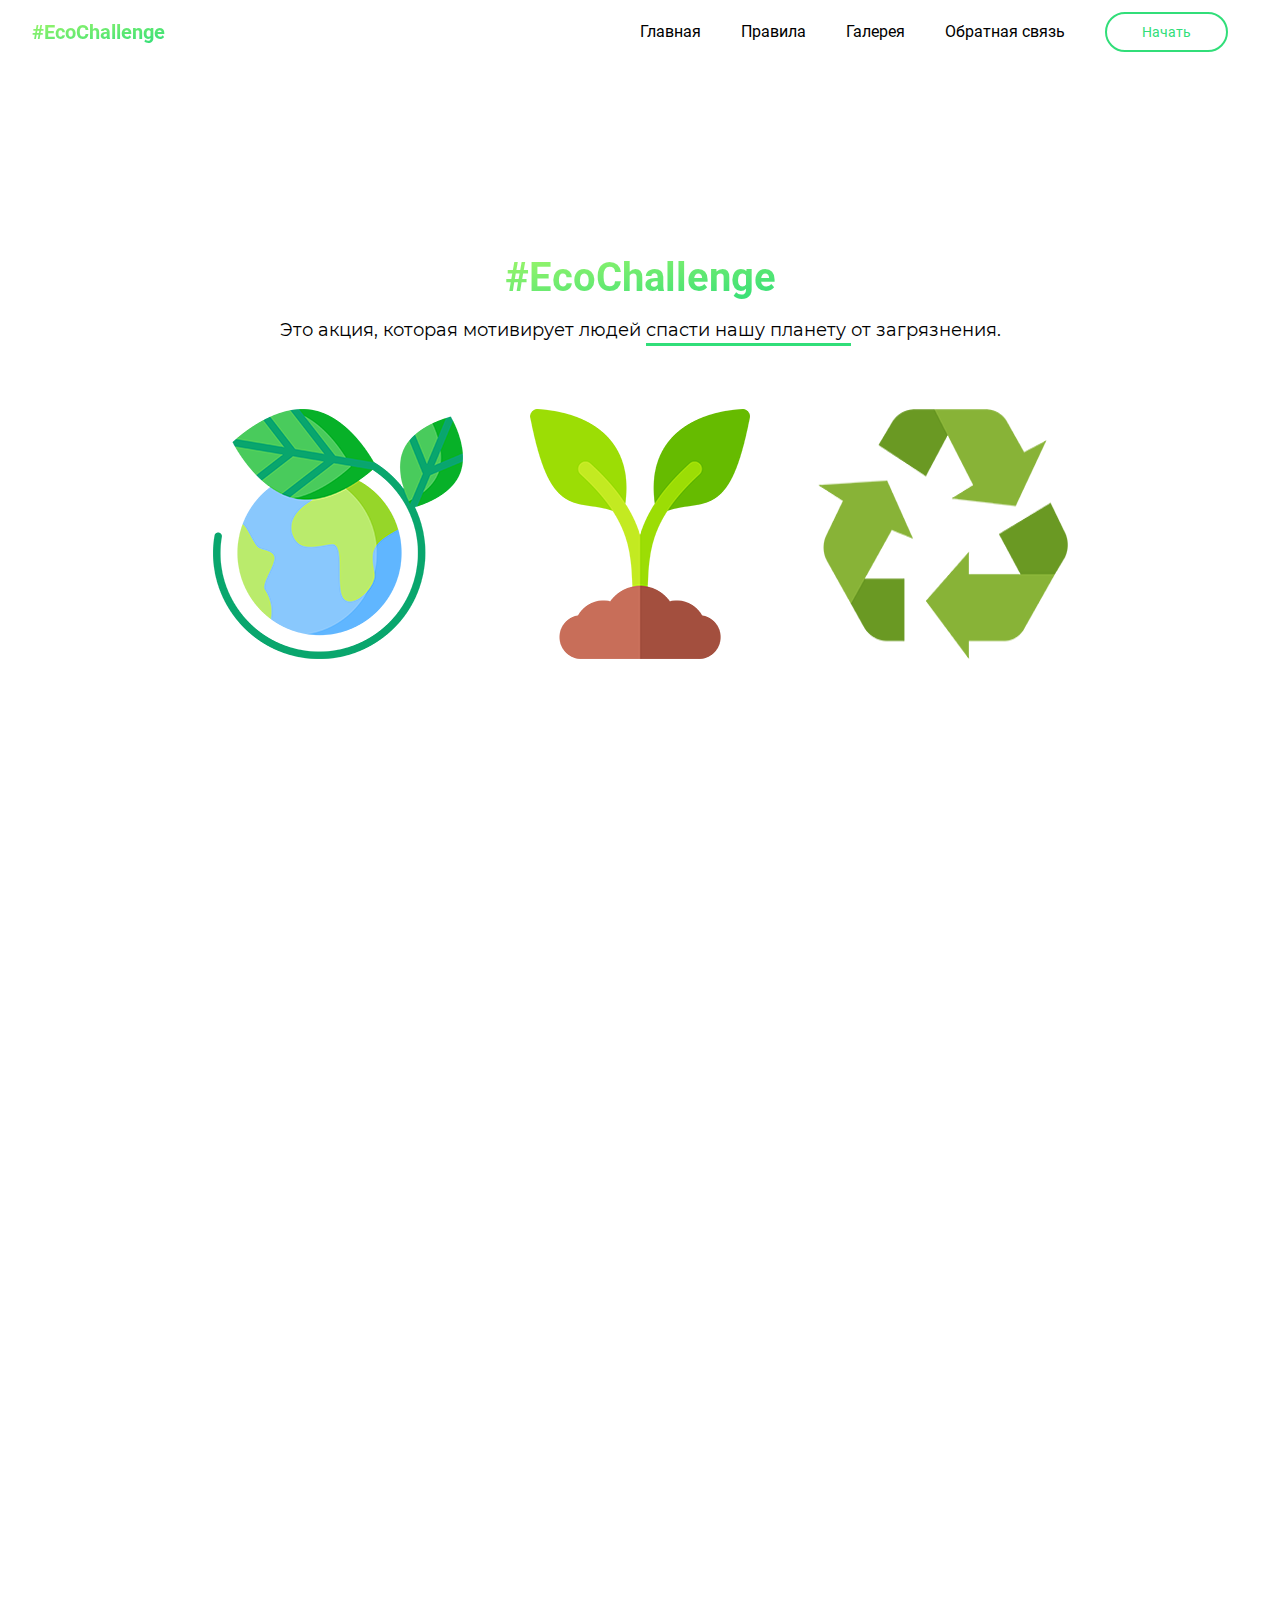
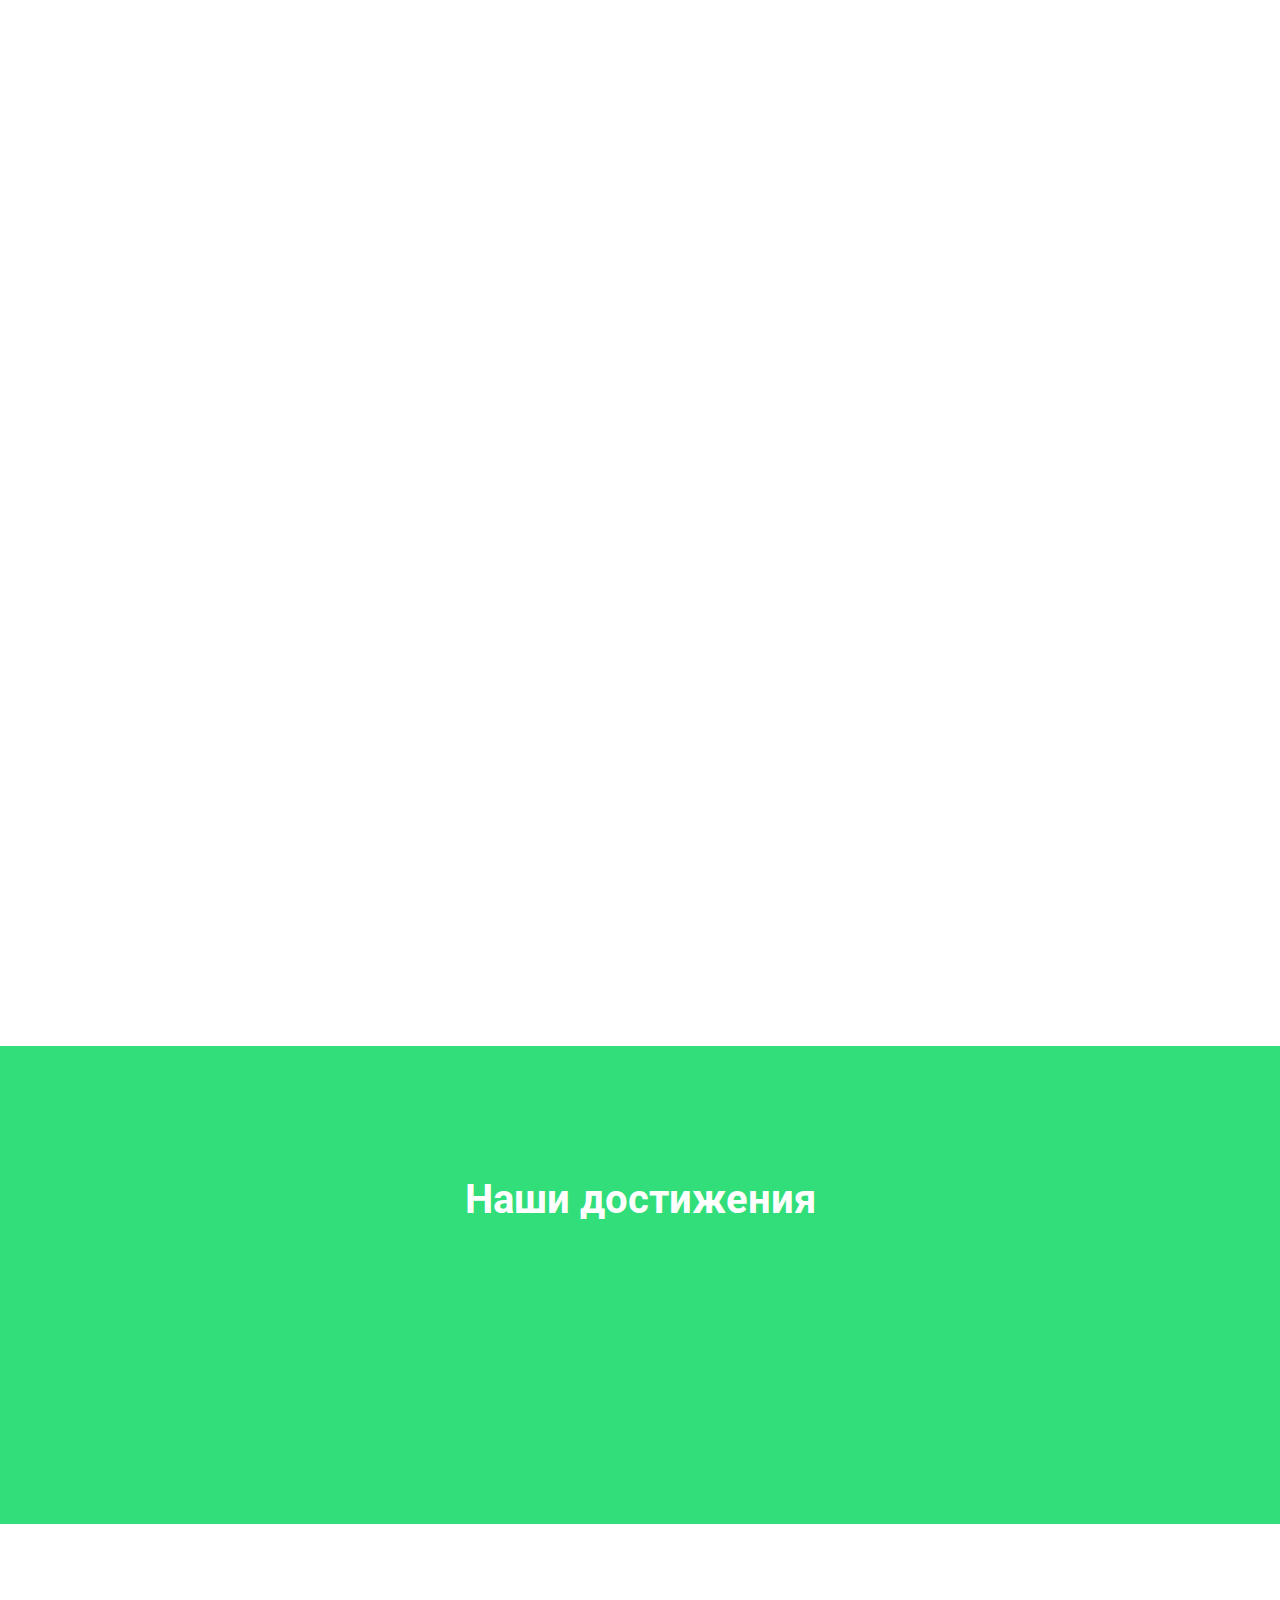
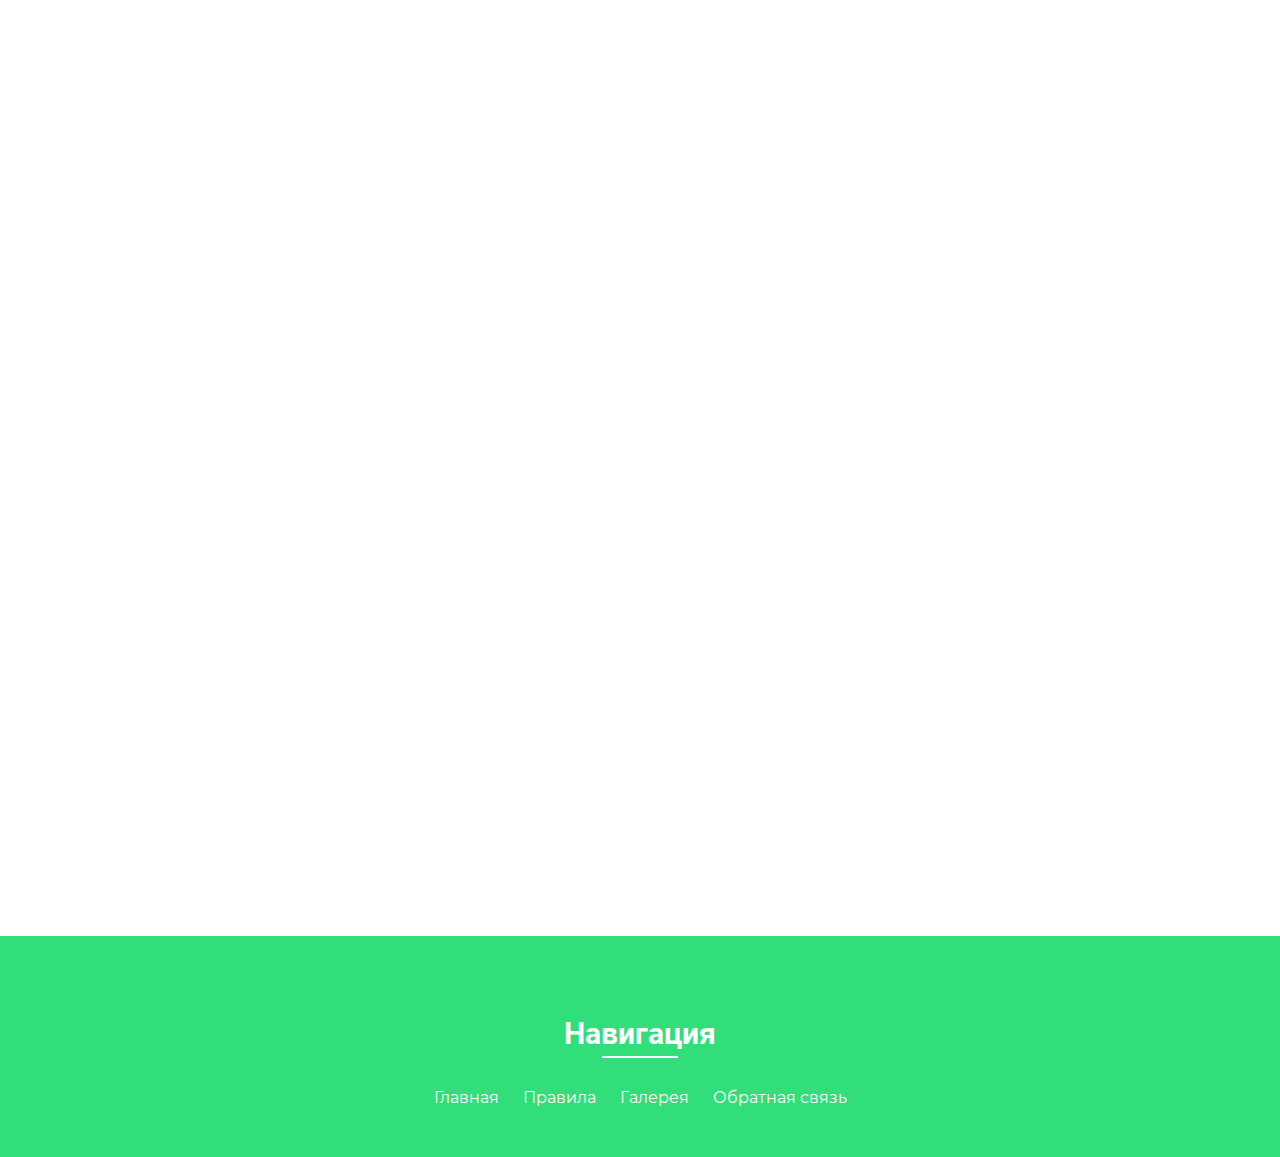
<file: index.html>
<!DOCTYPE html>
<html>
<head>
	<title>Главная</title>
	<meta charset="utf-8">
	<link rel="stylesheet" type="text/css" href="css/Style.css">
	<link rel="stylesheet" type="text/css" href="css/media.css">
	<link rel="stylesheet" type="text/css" href="css/Animate.css">
	<script src="js/burger_menu.js"></script>
	<script src="js/wow.min.js"></script>
	<script>
        new WOW().init();
    </script>
</head>
<body>

	<!-- Header -->

	<div class="mobile_nav mobile_nav_hide" id="s123">
		<a href="index.php" class="mobile_nav_links">Главная</a>
		<a href="donate.php" class="mobile_nav_links">Правила</a>
		<a href="contacts.php" class="mobile_nav_links">Галерея</a>
		<a href="contacts.php" class="mobile_nav_links">Обратная связь</a>
	</div>
	<div class="burger_overlay" onclick="click_overlay()"></div>

	<div class="header wow fadeInDown">
		<div class="header__inner">
			<div class="header__item">
				<p class="header__logo_text">#EcoChallenge</p>
			</div>
			<div class="header__item">
				<a href="index.html" class="header__link">Главная</a>
				<a href="rules.html" class="header__link">Правила</a>
				<a href="gallery.html" class="header__link">Галерея</a>
				<a href="contact.html" class="header__link">Обратная связь</a>
				<a href="#rules" class="header__btn">Начать</a>
				<img src="images/menu.svg" alt="" class="burger_btn" onclick="click_burger_menu()">
			</div>
		</div>
	</div>

	<!-- Title -->

	<div class="title wow fadeInUp">
		<div class="title__inner">
			<div class="title__text">
				<p class="title__text_title">#EcoChallenge</p>
				<p class="title__text_subtitle">Это акция, которая мотивирует людей <span class="highlighter">спасти нашу планету </span>от загрязнения.</p>
			</div>
			<div class="title__img">
				<img src="images/planet.png" alt="" class="title__img_img">
				<img src="images/plant.png" alt="" class="title__img_img">
				<img src="images/recucle.png" alt="" class="title__img_img">
			</div>
		</div>
	</div>

	<!-- Rules -->

	<div class="rules wow fadeInUp" id="rules">
		<div class="rules__inner">
			<div class="rules__title_contaier">
				<p class="rules__title">Правила #EcoChallenge</p>
			</div>
			<div class="rules__conditions">
				<div class="rules__condition">
					<div class="rules__round">
						<p class="rules__round_num">1</p>
					</div>
					<p class="rules__condition_title">Провести уборку в загрязненном месте города</p>
				</div>
				<div class="rules__condition">
					<div class="rules__round">
						<p class="rules__round_num">2</p>
					</div>
					<p class="rules__condition_title">Сделать фото отчет</p>
				</div>
				<div class="rules__condition">
					<div class="rules__round">
						<p class="rules__round_num">3</p>
					</div>
					<p class="rules__condition_title">Выложить фото отчет в intagram с хеш тегом  #EcoChallenge</p>
				</div>
			</div>
		</div>
	</div>

	<!-- Why -->

	<div class="why">
		<div class="why__inner">
			<p class="why__title wow fadeInUp">Для чего это нужно?</p>
			<p class="why__subtitle wow fadeInRight">На сегодняшний день проблема загрязнения окружающей среды является одной из наиболее актуальных и распространённых проблем в современном обществе. ежедневно человек загрязняет нашу зелёную планету мусором, количество которого скоро выйдет за все мыслимые пределы нормы. Ведь планета Земля – это наш дом, поэтому предотвращение загрязнения нашей природы – это общий долг всего человечества. Если мы все вместе начнём заботиться о нашей планете, то сможем решить все экологические проблемы.
			</p>
			<p class="why__subtitle wow fadeInLeft">Ресурсы нашей планеты когда-нибудь закончатся, они не вечны. Многие люди даже не задумываются о том, в каком состоянии мы оставим Землю в распоряжение нашим детям и внукам. Они никогда не смогут вдохнуть свежий воздух, насладить великолепием чистейших водоёмов, морей и океанов, если человечество продолжит осознанно уничтожать планету.
			</p>
			<p class="why__subtitle wow fadeInRight">Чистый воздух и вода – залог долгого существования и процветания всего человечества, однако люди продолжают загрязнять их самыми разными способами. Вместо того, чтобы улучшить их состояние, посадив деревья и цветы, они строят новые фабрики и заводы, вырубают всё больше лесов. Это сильно сказывается на нашем же здоровье. Люди оставляют мусор после себя в лесах, скверах и парках, устраивают пожары, а отходы сливают в реки. На месте вырубленных деревьев не сажают новые. Постоянно охотятся на животных, некоторые делают это даже просто ради забавы, в результате некоторые виды животных становятся вымирающими.
			</p>
			<p class="why__subtitle wow fadeInLeft">К счастью, сейчас для борьбы с данной проблемой существует множество волонтёрских движений, которые пытаются защитить нашу окружающую среду. Организация «Гринпис» делает огромный вклад в предотвращение экологической катастрофы глобальных размеров. Наша планета находится в серьёзной опасности, поэтому начинать действовать нужно уже сейчас. Если каждый хоть немного поучаствует, мы сможем изменить ситуацию. Нужно отказаться от пластиковой продукции, ведь пластик очень вредит экологии Земли, выбрасывать весь мусор в урну, утилизировать бумагу, чтобы не приходилось вырубать леса, отказаться от атомной энергии. Можно начинать с малого. Если все попытаются, ситуация станет намного лучше.
			</p>
		</div>
	</div>

	<!-- achivment -->

	<div class="achivment">
		<div class="achivment__inner">
			<p class="achivment__title">Наши достижения</p>
			<div class="achivment__item_container">
				<div class="achivment__item wow fadeInUp">
					<p class="achivment__subtitle">Участников</p>
					<div class="achivment__counter">
						<p class="achivment__amount number" data-max="1422">0</p>		
					</div>
				</div>	
				<div class="achivment__item wow fadeInUp" data-wow-delay="0.1s">
					<p class="achivment__subtitle">Очищенная площадь(км2)</p>
					<div class="achivment__counter">
						<p class="achivment__amount number2" data-max="354">0</p>		
					</div>
				</div>
				<div class="achivment__item wow fadeInUp" data-wow-delay="0.2s">
					<p class="achivment__subtitle">Убранно мусора(кг)</p>
					<div class="achivment__counter">
						<p class="achivment__amount number3" data-max="634">0</p>		
					</div>
				</div>
			</div>
		</div>
	</div>

	<!-- Competition -->
	
	<div class="competition">
		<div class="competition__inner">
			<div class="competition__text_container wow fadeInLeft">
				<p class="commpertition__title">Конкурс</p>
				<p class="competition__subtitle">Среди всех работ мы выберем самую масштабную и авторам подарим электро самокат. Также все те кто выложит свои работы смогут прейти к нам в офис и получить мороженное и медаль. Мы проведем фото сессию и выложим у себя на сайте</p>
			</div>
			<img src="images/award.png" alt="" class="competition__img wow fadeInRight">
		</div>
	</div>

	<!-- Footer -->

	<div class="footer">
		<div class="footer__inner">
			<p class="footer__title">Навигация</p>
			<div class="footer__nav">
				<a href="index.html" class="footer__link">Главная</a>
				<a href="rules.html" class="footer__link">Правила</a>
				<a href="gallery.html" class="footer__link">Галерея</a>
				<a href="contact.html" class="footer__link">Обратная связь</a>
			</div>
		</div>
	</div>
	<script src="js/counter.js"></script>
</body>
</html>
</file>
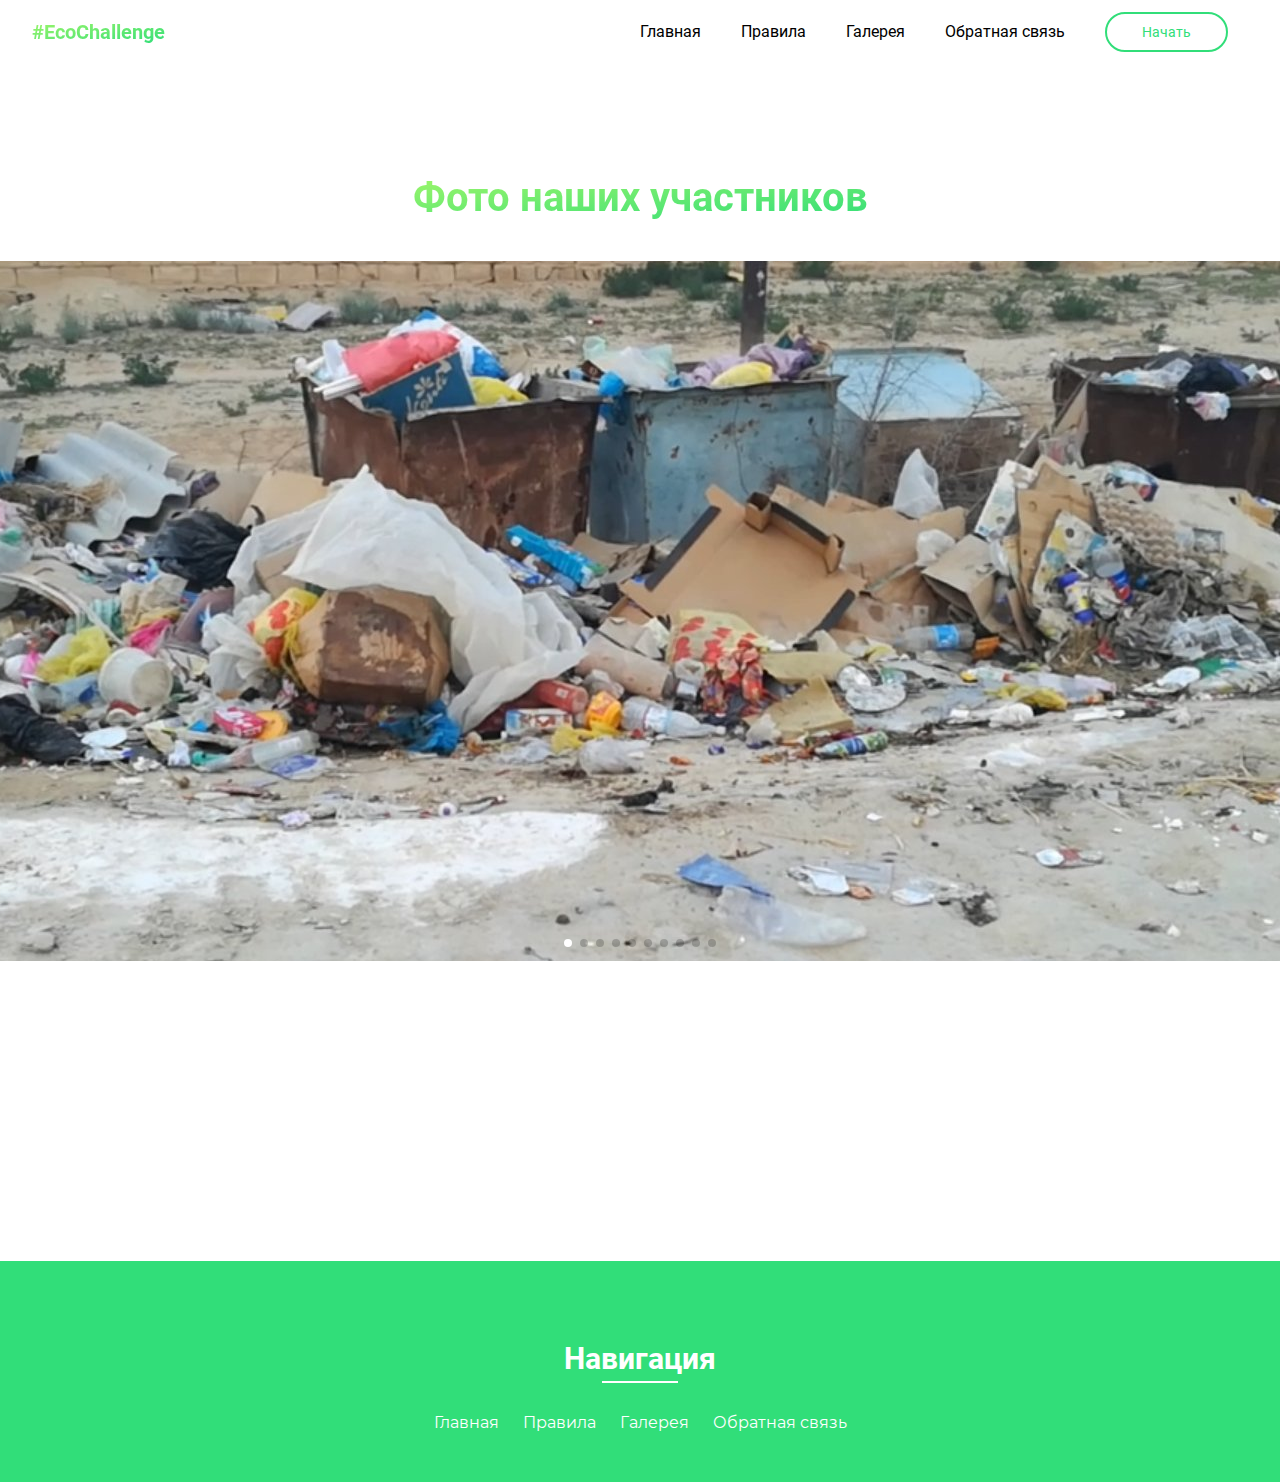
<file: gallery.html>
<!DOCTYPE html>
<html>
<head>
	<title>Галерея</title>
	<meta charset="utf-8">
	<link rel="stylesheet" type="text/css" href="css/Style.css">
	<link rel="stylesheet" type="text/css" href="css/media.css">
	<link rel="stylesheet" type="text/css" href="css/Animate.css">
	<link rel="stylesheet" type="text/css" href="css/swiper.min.css">
	<script src="js/burger_menu.js"></script>
	<script src="js/wow.min.js"></script>
	<script>
        new WOW().init();
    </script>
</head>
<body>

	<!-- Header -->
	
	<div class="mobile_nav mobile_nav_hide" id="s123">
		<a href="index.php" class="mobile_nav_links">Главная</a>
		<a href="donate.php" class="mobile_nav_links">Правила</a>
		<a href="contacts.php" class="mobile_nav_links">Галерея</a>
		<a href="contacts.php" class="mobile_nav_links">Обратная связь</a>
	</div>
	<div class="burger_overlay" onclick="click_overlay()"></div>

	<div class="header wow fadeInDown">
		<div class="header__inner">
			<div class="header__item">
				<p class="header__logo_text">#EcoChallenge</p>
			</div>
			<div class="header__item">
				<a href="index.html" class="header__link">Главная</a>
				<a href="rules.html" class="header__link">Правила</a>
				<a href="gallery.html" class="header__link">Галерея</a>
				<a href="contact.html" class="header__link">Обратная связь</a>
				<a href="index.html#rules" class="header__btn">Начать</a>
				<img src="images/menu.svg" alt="" class="burger_btn" onclick="click_burger_menu()">
			</div>
		</div>
	</div>

	<!-- Title -->

	<div class="gallery__title">
		<p class="gallery__title_text wow fadeInDown">Фото наших участников</p>
	</div>

	<!-- Slider -->

  	<div class="swiper-container wow fadeInUp">
    	<div class="swiper-wrapper">
	      	<div class="swiper-slide" style="background-image: url(images/img_1.jpg);"></div>
	      	<div class="swiper-slide" style="background-image: url(images/img_2.jpeg);"></div>
			<div class="swiper-slide" style="background-image: url(images/img_3.jpeg);"></div>
			<div class="swiper-slide" style="background-image: url(images/img_4.jpg);"></div>
			<div class="swiper-slide" style="background-image: url(images/img_5.jpg);"></div>
			<div class="swiper-slide" style="background-image: url(images/img_6.jpeg);"></div>
			<div class="swiper-slide" style="background-image: url(images/img_7.jpg);"></div>
			<div class="swiper-slide" style="background-image: url(images/img_8.jpg);"></div>
			<div class="swiper-slide" style="background-image: url(images/img_9.jpg);"></div>
			<div class="swiper-slide" style="background-image: url(images/img_10.jpg);"></div>
    	</div>
    <!-- Add Pagination -->
    	<div class="swiper-pagination"></div>
  	</div>


	<!-- Footer -->

	<div class="footer">
		<div class="footer__inner">
			<p class="footer__title">Навигация</p>
			<div class="footer__nav">
				<a href="index.html" class="footer__link">Главная</a>
				<a href="rules.html" class="footer__link">Правила</a>
				<a href="gallery.html" class="footer__link">Галерея</a>
				<a href="contact.html" class="footer__link">Обратная связь</a>
			</div>
		</div>
	</div>

	<script src="js/swiper.min.js"></script>

  <script>
    var swiper = new Swiper('.swiper-container', {
      spaceBetween: 30,
      pagination: {
        el: '.swiper-pagination',
        clickable: true,
      },
    });
  </script>

</body>
</html>
</file>
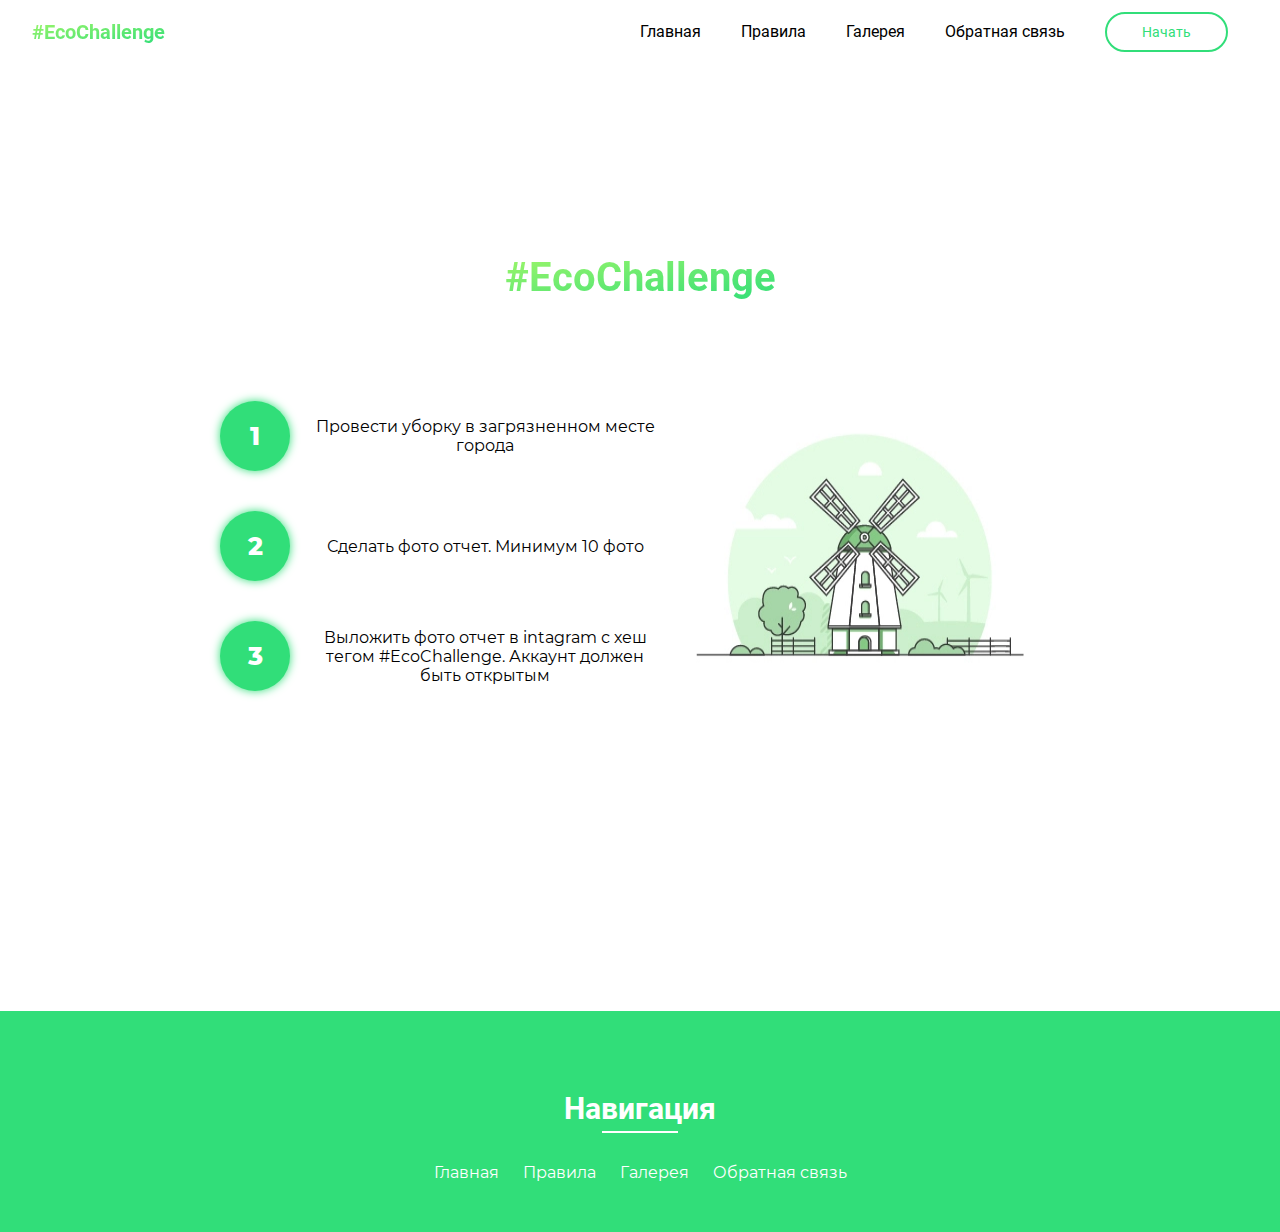
<file: rules.html>
<!DOCTYPE html>
<html>
<head>
	<title>Правила</title>
	<meta charset="utf-8">
	<link rel="stylesheet" type="text/css" href="css/Style.css">
	<link rel="stylesheet" type="text/css" href="css/media.css">
	<link rel="stylesheet" type="text/css" href="css/Animate.css">
	<script src="js/burger_menu.js"></script>
	<script src="js/wow.min.js"></script>
	<script>
        new WOW().init();
    </script>
</head>
<body>

	<!-- Header -->

	<div class="mobile_nav mobile_nav_hide" id="s123">
		<a href="index.php" class="mobile_nav_links">Главная</a>
		<a href="donate.php" class="mobile_nav_links">Правила</a>
		<a href="contacts.php" class="mobile_nav_links">Галерея</a>
		<a href="contacts.php" class="mobile_nav_links">Обратная связь</a>
	</div>
	<div class="burger_overlay" onclick="click_overlay()"></div>

	<div class="header wow fadeInDown">
		<div class="header__inner">
			<div class="header__item">
				<p class="header__logo_text">#EcoChallenge</p>
			</div>
			<div class="header__item">
				<a href="index.html" class="header__link">Главная</a>
				<a href="rules.html" class="header__link">Правила</a>
				<a href="gallery.html" class="header__link">Галерея</a>
				<a href="contact.html" class="header__link">Обратная связь</a>
				<a href="index.html#rules" class="header__btn">Начать</a>
				<img src="images/menu.svg" alt="" class="burger_btn" onclick="click_burger_menu()">
			</div>
		</div>
	</div>

	<!-- Rules -->

	<div class="rules_page">
		<div class="rules_page__inner">
			<p class="rules_page__title  wow fadeInDown">#EcoChallenge</p>
			<div class="rules_page__container_rule">
				<div class="rules_page__rules">
					<div class="rules_page__rule wow fadeInLeft">
						<div class="rules_page__round">
							<p class="rules_page__round_num">1</p>
						</div>
						<p class="rules_page__condition_title" >Провести уборку в загрязненном месте города</p>
					</div>
					<div class="rules_page__rule wow fadeInLeft" data-wow-delay="0.1s">
						<div class="rules_page__round">
							<p class="rules_page__round_num">2</p>
						</div>
						<p class="rules_page__condition_title">Сделать фото отчет. Минимум 10 фото</p>
					</div>
					<div class="rules_page__rule wow fadeInLeft" data-wow-delay="0.2s">
						<div class="rules_page__round">
							<p class="rules_page__round_num">3</p>
						</div>
						<p class="rules_page__condition_title">Выложить фото отчет в intagram с хеш тегом  #EcoChallenge. Аккаунт должен быть открытым</p>
					</div>
				</div>
				<img src="images/build.png" class="rules_page__img wow fadeInRight" >
			</div>
		</div>
	</div>

	<!-- Footer -->

	<div class="footer">
		<div class="footer__inner">
			<p class="footer__title">Навигация</p>
			<div class="footer__nav">
				<a href="index.html" class="footer__link">Главная</a>
				<a href="rules.html" class="footer__link">Правила</a>
				<a href="gallery.html" class="footer__link">Галерея</a>
				<a href="contact.html" class="footer__link">Обратная связь</a>
			</div>
		</div>
	</div>

</body>
</html>
</file>
<file: css/Style.css>
html{scroll-behavior:smooth}body{margin:0;padding:0}@font-face{font-family:Montserrat-Bold;src:url("../fonts/Montserrat-Bold.ttf")}@font-face{font-family:Montserrat-ExtraBold;src:url("../fonts/Montserrat-ExtraBold.ttf")}@font-face{font-family:Montserrat-reg;src:url("../fonts/Montserrat-Regular.ttf")}@font-face{font-family:Montserrat-med;src:url("../fonts/Montserrat-Medium.ttf")}@font-face{font-family:Montserrat-Thin;src:url("../fonts/Montserrat-Thin.ttf")}@font-face{font-family:Roboto-Bold;src:url("../fonts/Roboto-Bold.ttf")}@font-face{font-family:Roboto-Light;src:url("../fonts/Roboto-Light.ttf")}@font-face{font-family:Roboto-med;src:url("../fonts/Roboto-Medium.ttf")}@font-face{font-family:Roboto-reg;src:url("../fonts/Roboto-Regular.ttf")}@font-face{font-family:Roboto-Thin;src:url("../fonts/Roboto-Thin.ttf")}.highlighter{border-bottom:3px #31de79 solid;padding:0px 0px 2px 0px;transition:all 0.2s ease;cursor:pointer}.highlighter:hover{padding:0px 0px 5px 0px}.header{width:100%;display:flex;justify-content:center;align-items:center}.header__inner{width:95%;display:flex;justify-content:space-between;align-items:center}.header__item{display:flex;align-items:center}.header__logo_text{font-family:Roboto-Bold;font-size:20px;background:linear-gradient(to bottom right,#9ff669 0%,#31de79 100%);-webkit-text-fill-color:transparent;-webkit-background-clip:text;background-clip:text;transition:all 0.3s ease}.header__logo_text:hover{animation:logo 2s infinite}@keyframes logo{0%{background-position:0px}to{background-position:134px}}.header__link{font-family:Roboto-reg;font-size:16px;color:#000;text-decoration:none;margin:0px 20px;transition:all 0.3s ease}.header__link:hover{color:#31de79}.header__link:after{content:"";display:block;width:0%;background-color:#000;height:2px;transition:all 0.3s ease}.header__link:hover:after{background-color:#31de79;width:100%}.header__btn{font-family:Roboto-reg;font-size:14px;border:2px #31de79 solid;color:#31de79;padding:10px 35px;text-decoration:none;border-radius:20px;margin:0px 20px;cursor:pointer;transition:all 0.3s ease}.header__btn:hover{border-color:#31de79;background-color:#31de79;color:#fff}.title{width:100%;display:flex;justify-content:center;margin-top:150px}.title__inner{width:100%;display:flex;justify-content:center;flex-direction:column;align-items:center}.title__text{width:100%;display:flex;justify-content:center;flex-direction:column;align-items:center;align-items:center;margin-bottom:50px}.title__text_title{font-family:Roboto-Bold;font-size:40px;background:linear-gradient(to bottom right,#9ff669 0%,#31de79 100%);-webkit-text-fill-color:transparent;-webkit-background-clip:text;background-clip:text;margin-bottom:0px}.title__text_subtitle{font-family:Montserrat-reg;font-size:18px}.title__img{display:flex;justify-content:space-evenly;width:75%}.rules{width:100%;display:flex;justify-content:center;background-color:#31de79;padding:110px 0px;margin-top:300px}.rules__inner{width:100%;display:flex;justify-content:center;flex-direction:column;align-items:center}.rules__title{font-family:Roboto-Bold;font-size:40px;color:#fff;margin-bottom:20px;margin-top:0px}.rules__conditions{width:70%;display:flex;align-items:baseline;justify-content:center;margin-top:70px}.rules__condition{display:flex;width:100%;justify-content:center;flex-direction:column;align-items:center;transition:all 0.3s ease;cursor:pointer}.rules__condition:hover{transform:scale(1.1)}.rules__condition:hover .rules__round{box-shadow:0px 0px 20px #fff}.rules__round{width:70px;height:70px;display:flex;justify-content:center;align-items:center;border-radius:100px;background-color:#fff;box-shadow:0px 0px 10px #fff;transition:all 0.3s ease}.rules__round_num{font-family:Montserrat-ExtraBold;font-size:25px;color:#31de79}.rules__condition_title{font-family:Montserrat-reg;font-size:16px;color:#fff;text-align:center;width:300px}.why{display:flex;justify-content:center;align-items:center;width:100%;margin-top:250px}.why__inner{display:flex;flex-direction:column;width:100%;align-items:center;justify-content:center}.why__title{font-family:Roboto-Bold;font-size:40px;background:linear-gradient(to bottom right,#9ff669 0%,#31de79 100%);-webkit-text-fill-color:transparent;-webkit-background-clip:text;background-clip:text;margin-bottom:0px}.why__subtitle{font-family:Montserrat-reg;font-size:16px;color:#000;width:70%}.achivment{display:flex;width:100%;justify-content:center;align-items:center;margin-top:250px;background-color:#31de79;padding:130px 0px}.achivment__inner{display:flex;width:100%;justify-content:center;flex-direction:column;align-items:center}.achivment__title{font-family:Roboto-Bold;font-size:40px;color:#fff;margin-top:0px}.achivment__item_container{display:flex;align-items:center;width:70%;justify-content:space-between}.achivment__item{display:flex;flex-direction:column;align-items:center;justify-content:center;transition:all 0.3s ease}.achivment__item:hover{transform:translate(0px,-10px)}.achivment__item:hover .achivment__counter{box-shadow:0px 0px 25px #fff}.achivment__subtitle{font-family:Montserrat-reg;font-size:16px;color:#fff}.achivment__counter{width:190px;height:80px;background-color:#fff;box-shadow:0px 0px 15px #fff;display:flex;justify-content:center;align-items:center;border-radius:15px;transition:all 0.3s ease}.achivment__amount{font-family:Montserrat-Bold;font-size:25px;color:#31de79}.competition{display:flex;justify-content:center;width:100%;margin-top:200px}.competition__inner{display:flex;width:100%;justify-content:center}.competition__text_container{display:flex;flex-direction:column;align-items:center;justify-content:center}.commpertition__title{font-family:Roboto-Bold;font-size:40px;background:linear-gradient(to bottom right,#9ff669 0%,#31de79 100%);-webkit-text-fill-color:transparent;-webkit-background-clip:text;background-clip:text;margin-bottom:0px}.competition__subtitle{font-family:Montserrat-reg;font-size:16px;color:#000;width:556px}.footer{display:flex;width:100%;background-color:#31de79;justify-content:center;margin-top:300px;padding:50px 0px}.footer__inner{display:flex;justify-content:center;flex-direction:column;align-items:center}.footer__title{font-family:Roboto-Bold;font-size:30px;color:#fff;text-align:center}.footer__title:after{content:"";width:50%;background-color:#fff;height:2px;display:block;position:relative;left:25%;margin-top:5px}.footer__link{font-family:Montserrat-reg;font-size:16px;color:#fff;text-decoration:none;margin:0px 10px;transition:all 0.3s ease}.footer__link:hover{margin:0px 20px;font-family:Montserrat-med}.mobile_nav{padding:60px 0px 20px 0px;position:fixed;z-index:20;display:none;background-color:transparent;overflow-y:auto;left:-100%;text-align:center;transition:all 0.3s ease;opacity:0;width:100%;justify-content:space-around}.mobile_nav_active{left:0;display:flex;animation:fade_in 0.3s ease;opacity:1}.mobile_nav_hide{animation:fade_out 0.3s ease}@keyframes fade_in{0%{opacity:0}to{opacity:1}}@keyframes fade_out{0%{opacity:1}to{opacity:0}}.mobile_nav_links{font-family:Montserrat-reg;font-size:12px;color:#000;text-decoration:none;transition:all 0.3s ease;margin:5px 0px}.mobile_nav_links:hover{color:#31de79}.burger_overlay{display:none;position:fixed;top:0;left:0;width:100%;height:100%;z-index:12}.overlay_active{display:block}.burger_btn{padding:0px 8px;cursor:pointer;z-index:30;height:30px}.rules_page{display:flex;width:100%;margin-top:150px;justify-content:center}.rules_page__inner{display:flex;width:100%;justify-content:center;flex-direction:column;align-items:center}.rules_page__title{font-family:Roboto-Bold;font-size:40px;background:linear-gradient(to bottom right,#9ff669 0%,#31de79 100%);-webkit-text-fill-color:transparent;-webkit-background-clip:text;background-clip:text;margin-bottom:80px}.rules_page__container_rule{display:flex;width:100%;justify-content:center}.rules_page__rules{display:flex;justify-content:center;align-items:center;flex-direction:column}.rules_page__rule{display:flex;justify-content:center;align-items:center;margin:20px 0px;height:70px}.rules_page__round{width:70px;height:70px;display:flex;justify-content:center;align-items:center;border-radius:100px;background-color:#31de79;box-shadow:0px 0px 10px #31de79;transition:all 0.3s ease;margin-right:20px}.rules_page__round_num{font-family:Montserrat-ExtraBold;font-size:25px;color:#fff}.rules_page__condition_title{font-family:Montserrat-reg;font-size:16px;color:#000;text-align:center;width:350px}.rules_page__img{width:400px}.swiper-container{width:100%;height:700px}.swiper-slide{text-align:center;font-size:18px;background:#fff;display:flex;justify-content:center;align-items:center}.gallery__title{display:flex;width:100%;justify-content:center;margin-top:70px;background-repeat:no-repeat}.swiper-slide{background-repeat:no-repeat;background-position:center}.gallery__title_text{font-family:Roboto-Bold;font-size:40px;background:linear-gradient(to bottom right,#9ff669 0%,#31de79 100%);-webkit-text-fill-color:transparent;-webkit-background-clip:text;background-clip:text;margin-bottom:40px}.contact{width:100%;display:flex;justify-content:center;margin-top:100px}.contact__inner{width:100%;display:flex;justify-content:center;flex-direction:column;align-items:center}.contact__list{display:flex;justify-content:center}.contact__item{display:flex;align-items:center;margin:0px 50px;transition:all 0.3s ease;cursor:pointer}.contact__item:hover{transform:translate(0px,-10px)}.contact__round{width:70px;height:70px;display:flex;justify-content:center;align-items:center;border-radius:100px;background-color:#31de79;box-shadow:0px 0px 10px #31de79;transition:all 0.3s ease;margin-right:20px}.contact__title{font-family:Roboto-Bold;font-size:40px;background:linear-gradient(to bottom right,#9ff669 0%,#31de79 100%);-webkit-text-fill-color:transparent;-webkit-background-clip:text;background-clip:text;margin-bottom:60px}.contact__item_title{font-family:Montserrat-Bold;font-size:16px;color:#31de79;margin-bottom:0px}.contact__item_subtitle{font-family:Montserrat-reg;font-size:14px;color:#31de79;margin-top:0px}.contact_form{width:100%;display:flex;justify-content:center;margin-top:200px}.contact_form__inner{display:flex;width:100%;flex-direction:column;align-items:center}.contact_form__title{font-family:Roboto-Bold;font-size:40px;background:linear-gradient(to bottom right,#9ff669 0%,#31de79 100%);-webkit-text-fill-color:transparent;-webkit-background-clip:text;background-clip:text;margin-bottom:50px}.contact_form__container{display:flex;justify-content:center;align-items:center}.contact_form__img{width:400px}.contact_form__form_container{display:flex;justify-content:center;flex-direction:column;align-items:center;margin-left:100px}.contact_form__input{border:2px #31de79 solid;border-radius:20px;outline:none;padding:9px 100px 9px 10px;margin:10px 0px;font-size:17px;color:#31de79;transition:all 0.3s ease;font-family:Montserrat-med}.contact_form__input:focus{border-radius:5px}.contact_form__input::placeholder{font-family:Montserrat-reg;color:#31de79}.contact_form__textarea{border:2px #31de79 solid;border-radius:20px;outline:none;padding:10px;margin:10px 0px;font-size:17px;color:#31de79;transition:all 0.3s ease;font-family:Montserrat-med}.contact_form__textarea:focus{border-radius:5px}.contact_form__textarea::placeholder{font-family:Montserrat-reg;color:#31de79}.contact_form__btn{font-family:Roboto-med;font-size:16px;border:2px #31de79 solid;color:#31de79;padding:10px 35px;text-decoration:none;border-radius:20px;margin:10px 0px;transition:all 0.3s ease;cursor:pointer}.contact_form__btn:hover{border-color:#31de79;background-color:#31de79;color:#fff}.swal2-container{font-family:"Roboto-reg"!important}.swal2-confirm{background-color:#31de79!important;outline:none!important}
</file>
<file: css/media.css>
@media (max-width:1200px){.competition__img{width:30%}}@media (max-width:1020px){.contact__item{margin:0px 20px}}@media (max-width:950px){.achivment__item_container{width:90%}}@media (max-width:900px){.rules__condition_title{width:auto}.rules__conditions{width:100%}}@media (max-width:800px){.competition__inner{align-items:center;flex-direction:column-reverse;text-align:center}}@media (max-width:870px){.rules_page__img{display:none}.contact_form__img_container{display:none}.contact_form__form_container{margin:0px}}@media (min-width:849px){.burger_btn{display:none}}@media (max-width:848px){.header__btn,.header__link{display:none}.title__text_subtitle{text-align:center}.contact__list{flex-direction:column}.contact__item{margin:30px 0px}}@media (max-width:700px){.achivment__item_container{flex-direction:column}.achivment__item{margin:20px 0px}}@media (max-width:600px){.rules__conditions{flex-direction:column}.rules__condition{margin:20px 0px}.rules__condition:hover{transform:scale(0.9)}.competition__subtitle{width:auto}}@media (max-width:450px){.footer__nav{display:flex;align-items:center;flex-direction:column}.footer__link{margin:10px 0px}.footer__link:hover{font-family:Montserrat-med;margin:10px 0px}.rules__title{font-size:28px}.rules{padding:80px 0px;margin-top:200px}.competition{margin-top:200px}.footer{margin-top:200px}.rules_page__rule{flex-direction:column;margin:50px 0px}.rules_page__condition_title{width:300px}.contact_form__title{font-size:29px}.contact_form__input{width:55%}.contact_form__textarea{width:80%}.achivment__title{font-size:35px}.why__title{font-size:33px}}@media (max-width:400px){.highlighter{padding:0px;border-bottom:2px #31de79 solid}.highlighter:hover{padding:0px}}
</file>
